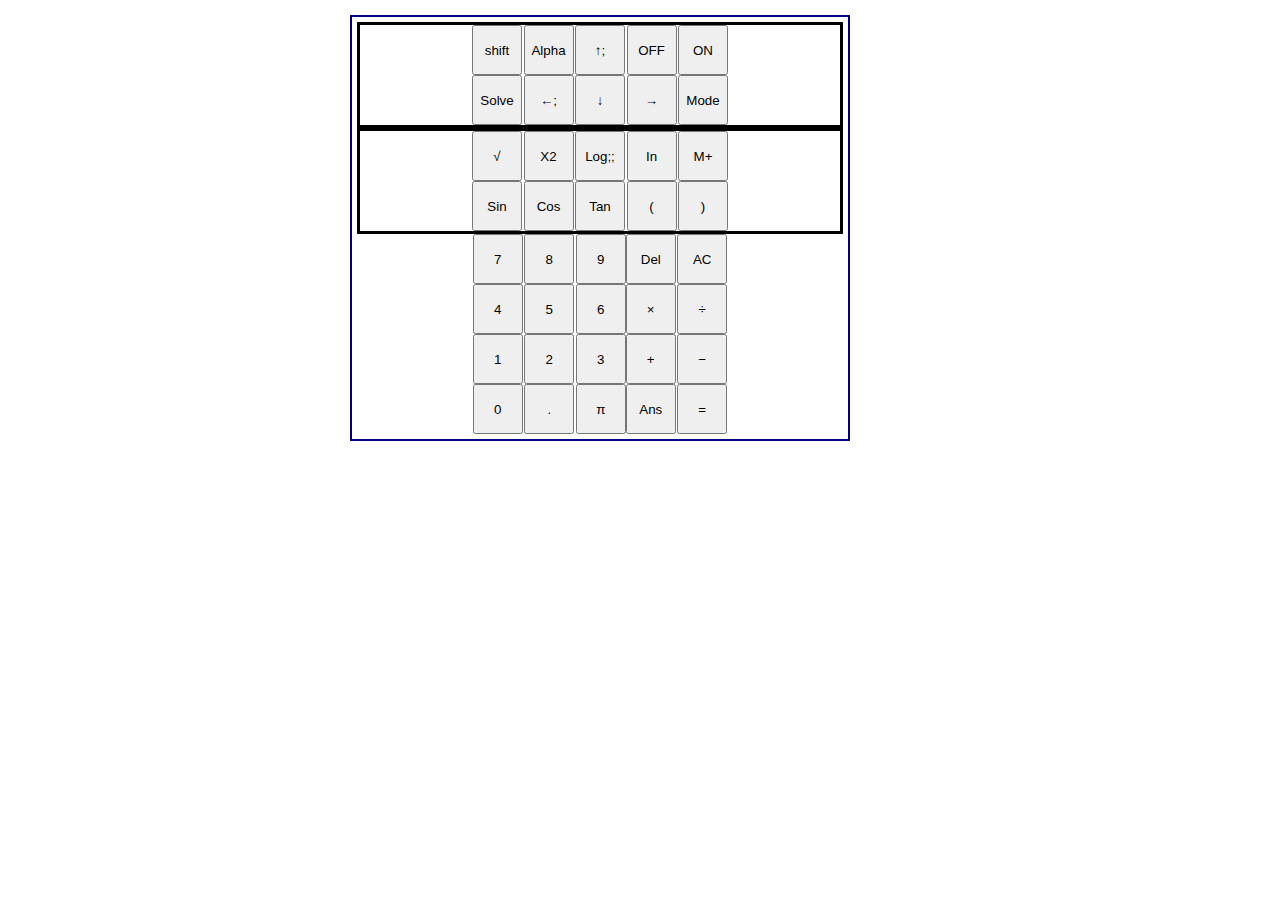
<file: calculator/index.html>
<!DOCTYPE html>
<html lang="en">
<head>
  <link rel="stylesheet" href="style.css">
  <meta charset="UTF-8">
  <meta name="viewport" content="width=device-width, initial-scale=1.0">
  <title>calculator</title>
</head>
<body>
  <main class="main">
    <section class="sections" id="section-1">
      
    </section>


    <section class="sections" id="section-2">

      <div class="btn-section">

        <div class="top-btns">
          <button class="btns shift-btn">shift</button>
          <button class="btns alpha-btn">Alpha</button>
          <button class="btns">&uparrow;;</button>
          <button class="btns">OFF</button>
          <button class="btns">ON</button>
        </div>


        <div class="bottom-btns">
          <button class="btns">Solve</button>
          <button class="btns">&leftarrow;;</button>
          <button class="btns">&downarrow;</button>
          <button class="btns">&rightarrow;</button>
          <button class="btns">Mode</button>
        </div>


      </div>
    </section>
    
    
    <section class="sections" id="section-3">

      <div class="btn-section">
        <div class="top-btns">
          <button class="btns">&radic;</button>
          <button class="btns">X2</button>
          <button class="btns">Log;;</button>
          <button class="btns">In</button>
          <button class="btns">M+</button>
        </div>
  
  
        <div class="bottom-btns">
          <button class="btns">Sin</button>
          <button class="btns">Cos</button>
          <button class="btns">Tan</button>
          <button class="btns">(</button>
          <button class="btns">)</button>
        </div>
      </div>

    </section>
    <section class="sections" id="section-4">
      
      <div class="btn--section">

        <div class="left-sect">
          <div class="btn--div">
            <button class="btn">7</button>
            <button class="btn">8</button>
            <button class="btn">9</button>
          </div>

          <div class="btn--div">
            <button class="btn">4</button>
            <button class="btn">5</button>
            <button class="btn">6</button>
          </div>

          <div class="btn--div">
            <button class="btn">1</button>
            <button class="btn">2</button>
            <button class="btn">3</button>
          </div>

          <div class="btn--div">
            <button class="btn">0</button>
            <button class="btn">.</button>
            <button class="btn">&pi;</button>
          </div>
          
          
          
        </div>
  
        <div class="right-sect">
          <div class="btn-div">
            <button class="btn del-ac">Del</button>
            <button class="btn del-ac">AC</button>
          </div>

          <div class="btn-div">
            <button class="btn">&times;</button>
            <button class="btn">&divide;</button>
          </div>


          <div class="btn-div">
            <button class="btn">&plus;</button>
           <button class="btn">&minus;</button>
          </div>

          <div class="btn-div">
            <button class="btn">Ans</button>
            <button class="btn">&equals;</button>
          </div>
          
          
          
          
        </div>
      </div>
    </section>
  </main>
</body>
</html>
</file>
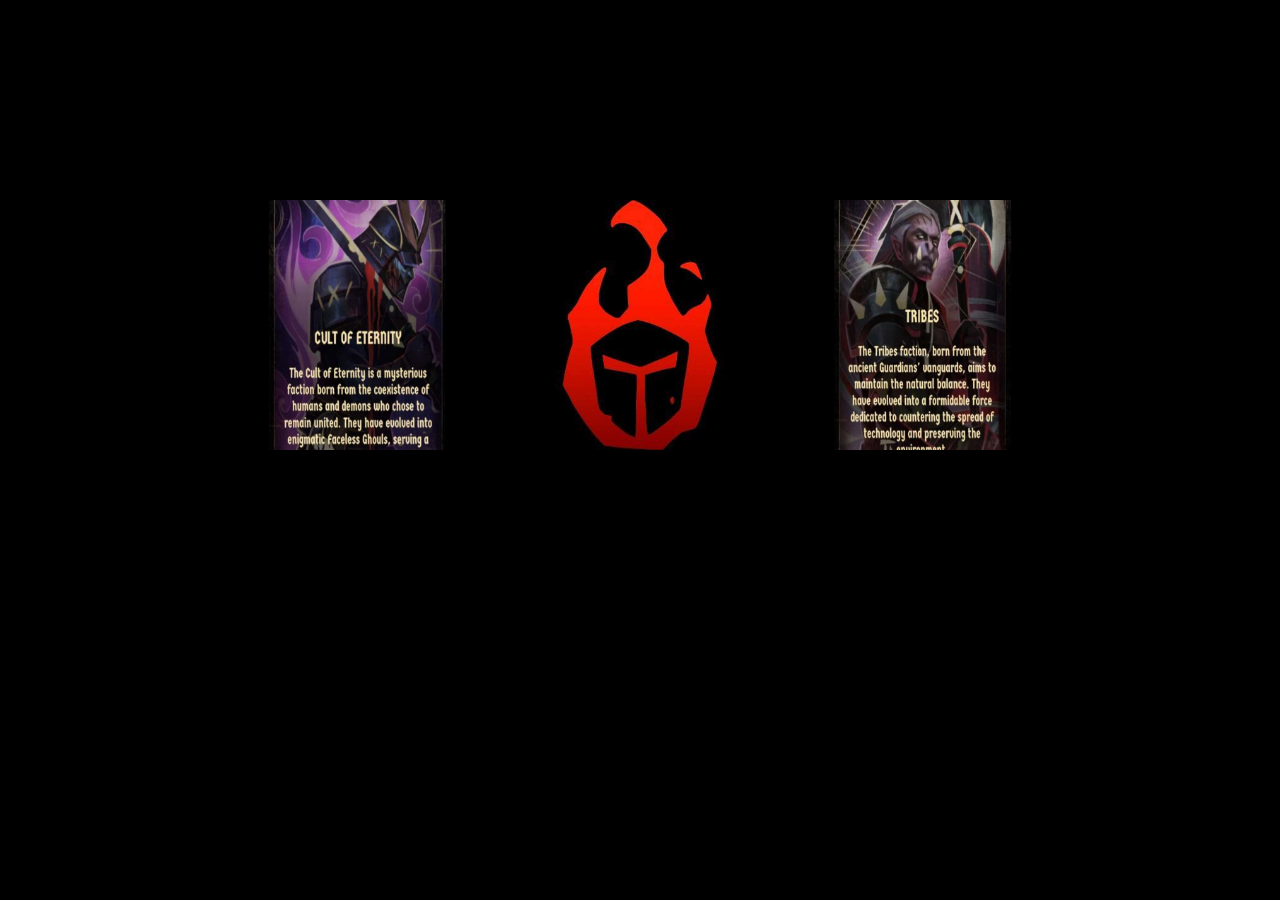
<file: FGJ/championstactics.html>
<!DOCTYPE html>
<html>
  <head>
    <title>Image Rotate</title>
    <meta name="viewport" content="width=device-width, initial-scale=1.0" />
    <link rel="stylesheet" type="text/css" href="championstactics.css" />
  </head>
  <body>
    <div class="box">
      <span style="--i: 1"><img src="champions images/afalkay.jpg" alt="" /></span>
      <span style="--i: 2"><img src="champions images/ctoimont.jpg" alt="" /></span>
      <span style="--i: 3"><img src="champions images/ezrin.jpg" alt="" /></span>
      <span style="--i: 4"><img src="champions images/mirabel.jpg" alt="" /></span>
      <span style="--i: 5"><img src="champions images/safiyya.jpg" alt="" /></span>
      <span style="--i: 6"><img src="champions images/theodore.jpg" alt="" /></span>

      <span style="--i: 7"><img src="champions images/urezo.jpg" alt="" /></span>

      <span style="--i: 8"><img src="champions images/flag.jpg" alt="" /></span>
    </div>
  </body>
</html>
</file>
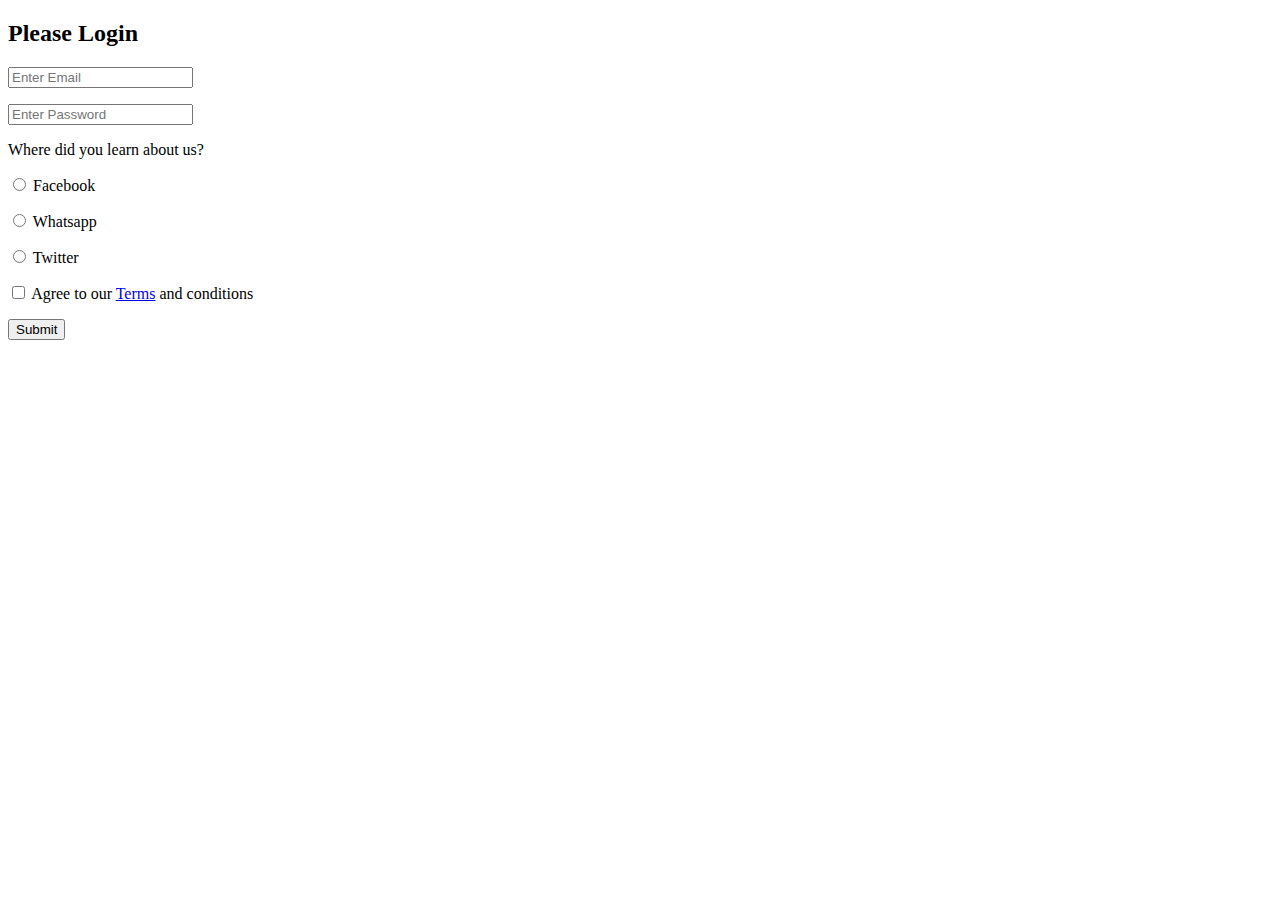
<file: FGJ/mysite.html>
<!DOCTYPE html>
<html lang="en">
<head>
  <meta charset="UTF-8">
  <meta name="viewport" content="width=device-width, initial-scale=1.0">
  <title>Document</title>
</head>
<body>
  <div><h2>Please Login</h2></div>
  <div>
    <p><input type="email" name="email" placeholder="Enter Email"></p>
    <input type="password" name="password" placeholder="Enter Password">
  </div>
  <div>
     <p>Where did you learn about us?</p>
     <p><input type="radio" name="radio"> <span>Facebook</span></p>
     <p><input type="radio" name="radio"> <span>Whatsapp</span></p>
     <p><input type="radio" name="radio"> <span>Twitter</span></p>
  </div>
  <div>
      <p><input type="checkbox"> <span>Agree to our <a href="http://google.com">Terms</a> and conditions</span></p>
      <button>Submit</button>
  </div>
</body>
</html>
</file>
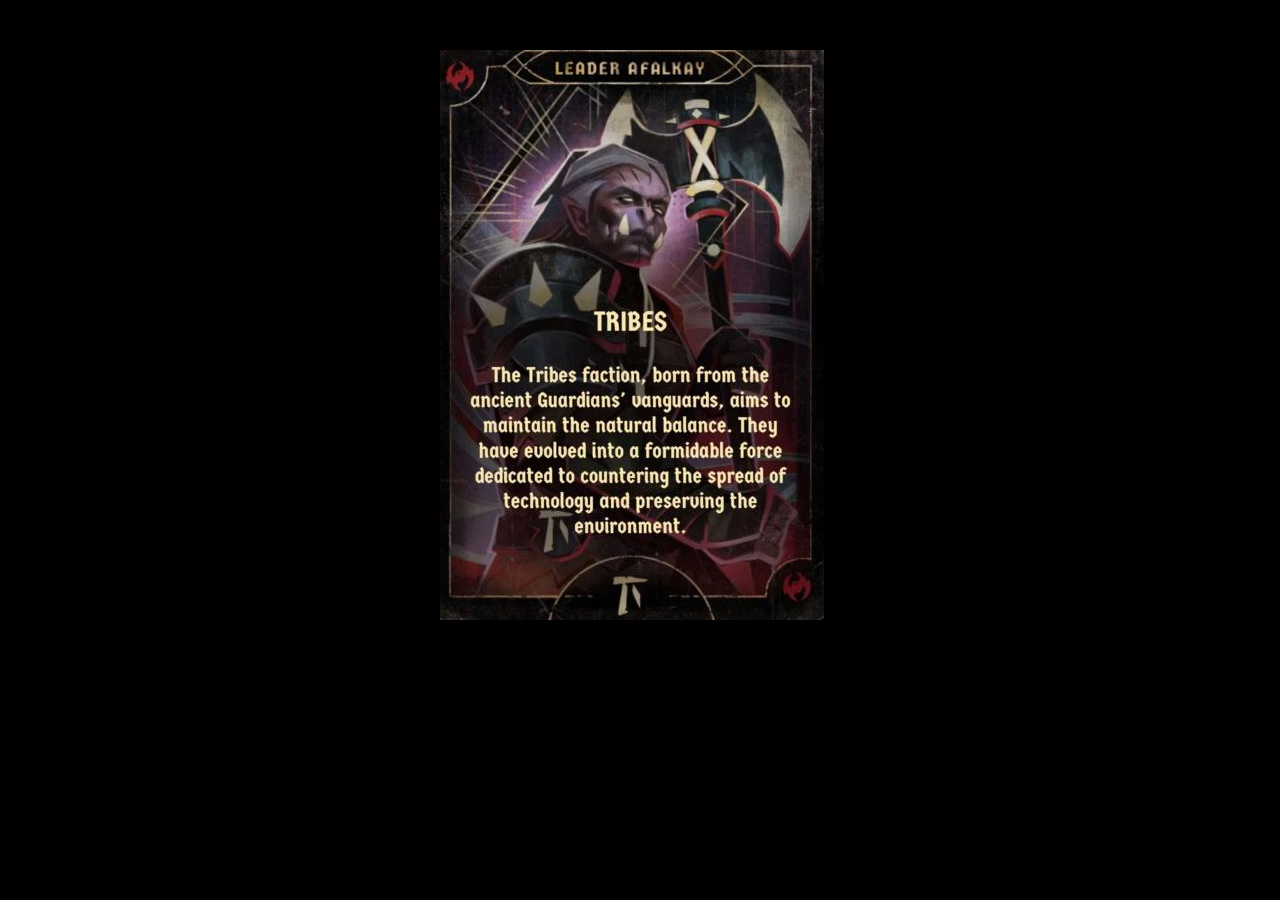
<file: HAILMARY/animation.html>
<!DOCTYPE html>
<html lang="en">

<head>
    <meta charset="UTF-8">
    <meta name="viewport" content="width=device-width, initial-scale=1.0">
    <title>Image Slideshow Animation</title>
    <link rel="stylesheet" href="animation.css">
</head>

<body>
    <div class="slideshow-container">
        <div class="mySlides fade">
            <img src="/FGJ/champions images/afalkay.jpg" alt="Image 1">
        </div>
        <div class="mySlides fade">
            <img src="/FGJ/champions images/ctoimont.jpg" alt="Image 2">
        </div>
        <div class="mySlides fade">
            <img src="/FGJ/champions images/ezrin.jpg" alt="Image 3">
        </div>
        <div class="mySlides fade">
            <img src="/FGJ/champions images/mirabel.jpg" alt="Image 4">
        </div>
        <div class="mySlides fade">
            <img src="/FGJ/champions images/safiyya.jpg" alt="Image 5">
        </div>
        <div class="mySlides fade">
            <img src="/FGJ/champions images/theodore.jpg" alt="Image 6">
        </div>
        <div class="mySlides fade">
            <img src="/FGJ/champions images/urezo.jpg" alt="Image 7">
        </div>
    </div>

    <script src="animation.js"></script>
</body>

</html>
</file>
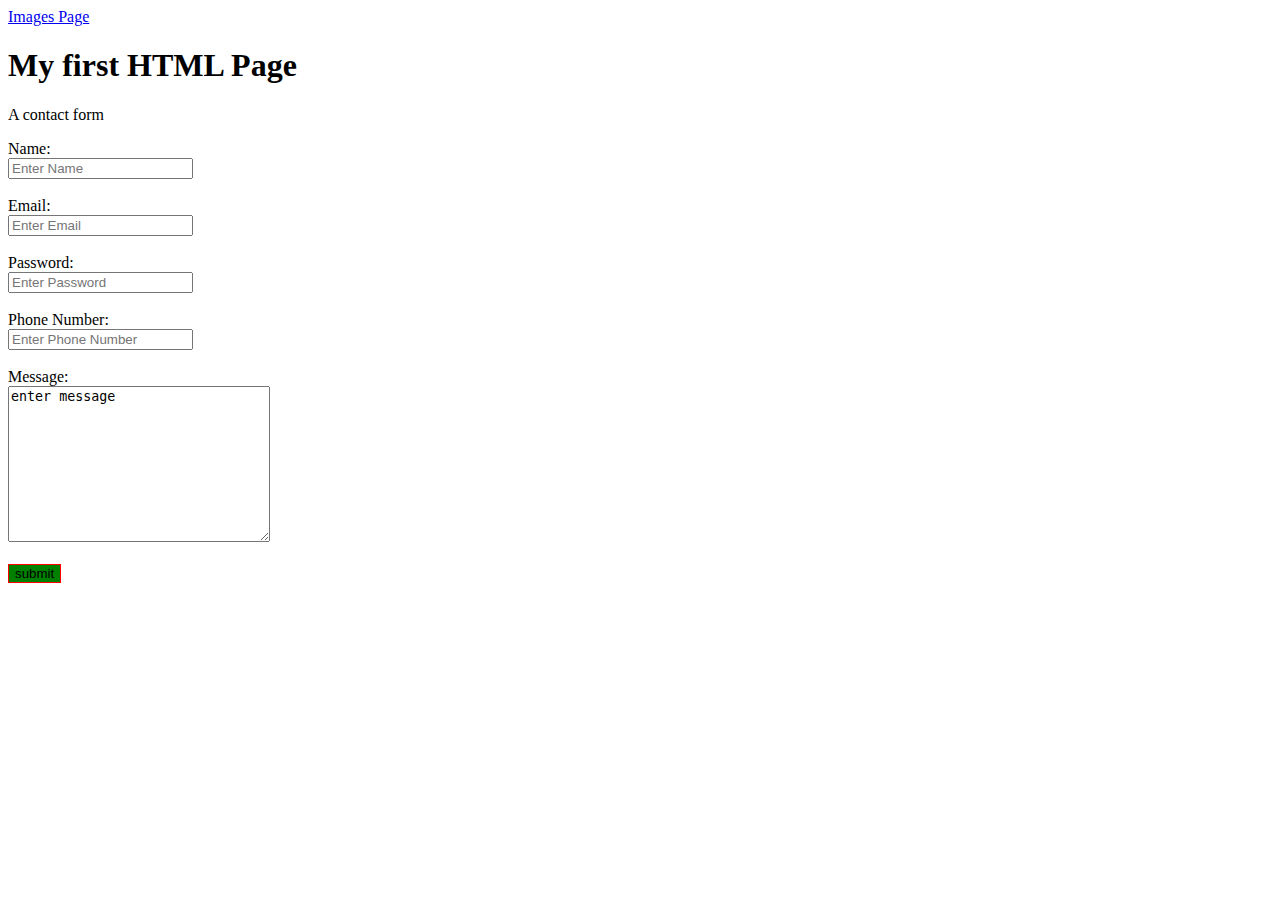
<file: FGJ/HAILMARY/foam.html>
<!DOCTYPE html>
<html lang="en">
<head>
  <meta charset="UTF-8">
  <meta name="viewport" content="width=device-width, initial-scale=1.0">
  <title>Document</title>
</head>
<body>
  <div>
      <a href="./images.html">Images Page</a>
  </div>

<div>
  <h1>My first HTML Page</h1>
  <p>A contact form</p>
</div>
<div>
    <label for="name">Name:</label> <br>
    <input type="name" id="name" placeholder="Enter Name">
</div><br>
<div>
    <label for="email">Email:</label> <br>
    <input type="email" id="email" placeholder="Enter Email">
</div><br>
<div>
    <label for="password">Password:</label><br>
    <input type="password" id="password" placeholder="Enter Password">
</div><br>
<div>
     <label for="phone number">Phone Number:</label><br>
     <input type="phone number" id="phone number" placeholder="Enter Phone Number">
</div><br>
<div>
     <label for="message">Message:</label><br>
     <textarea name="message" id="message" cols="30" rows="10">enter message</textarea>
</div><br>
   <button style=" border: 1px solid red; background-color:green;">submit</button>
</body>
</html>
</file>
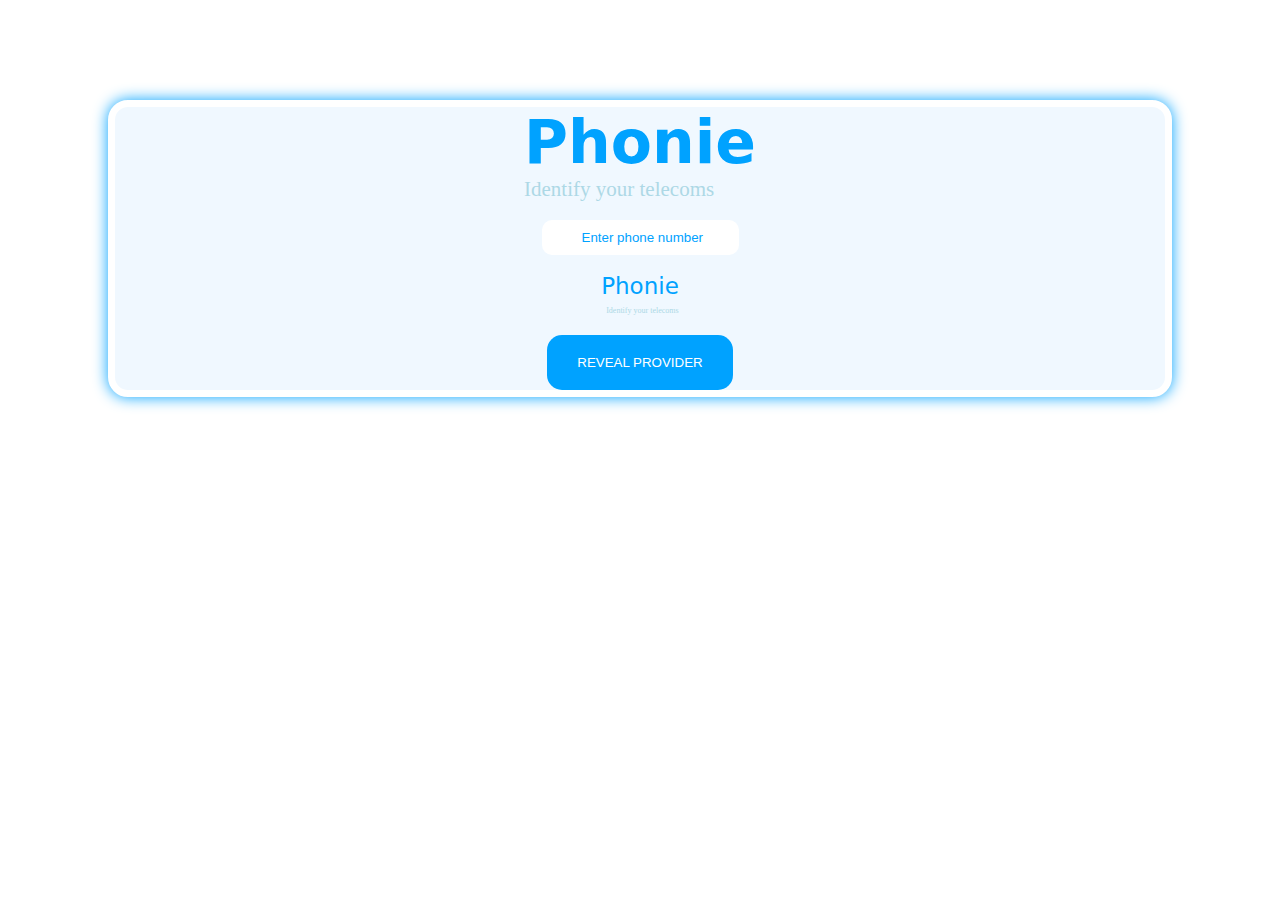
<file: FGJ/HAILMARY/mysecondtask.html>
<!DOCTYPE html>
<html>

<head>
  <meta charset="utf-8">
  <meta name="viewport" content="width=device-width">
  <title>replit</title>
  <link rel="stylesheet" type="text/css" href="mysecond.css">
</head>

<body>
    
<div class="top">

     <div class="inline-one">
         <span style="color: rgb(0, 162, 255);font-size: 60px; font-family:system-ui, -apple-system, BlinkMacSystemFont, 'Segoe UI', Roboto, Oxygen, Ubuntu, Cantarell, 'Open Sans', 'Helvetica Neue', sans-serif"><b>Phonie</b></span><br>
         <span style="color: lightblue;font-size: 21px;">Identify your telecoms</span>
     </div>
          
     <br>
     <div class="inline-two">
         <input type="text" id="Phone number" placeholder="Enter phone number" style="border: none;border-radius: 10px; padding: 10px; border-color: white;">
     </div>
     <br>
     <div class="inline-three">
        <span style="color: rgb(0, 162, 255);font-size:23px ; font-family: system-ui, -apple-system, BlinkMacSystemFont, 'Segoe UI', Roboto, Oxygen, Ubuntu, Cantarell, 'Open Sans', 'Helvetica Neue', sans-serif;">Phonie</span><br>
        <span style="color: lightblue; font-size: 8px;padding-left: 5px;">Identify your telecoms</span>
     </div>
        <br> 
     <div class="inline-four">
         <button>REVEAL PROVIDER</button>
     </div>
    
    </div>
</body>

</html>
</file>
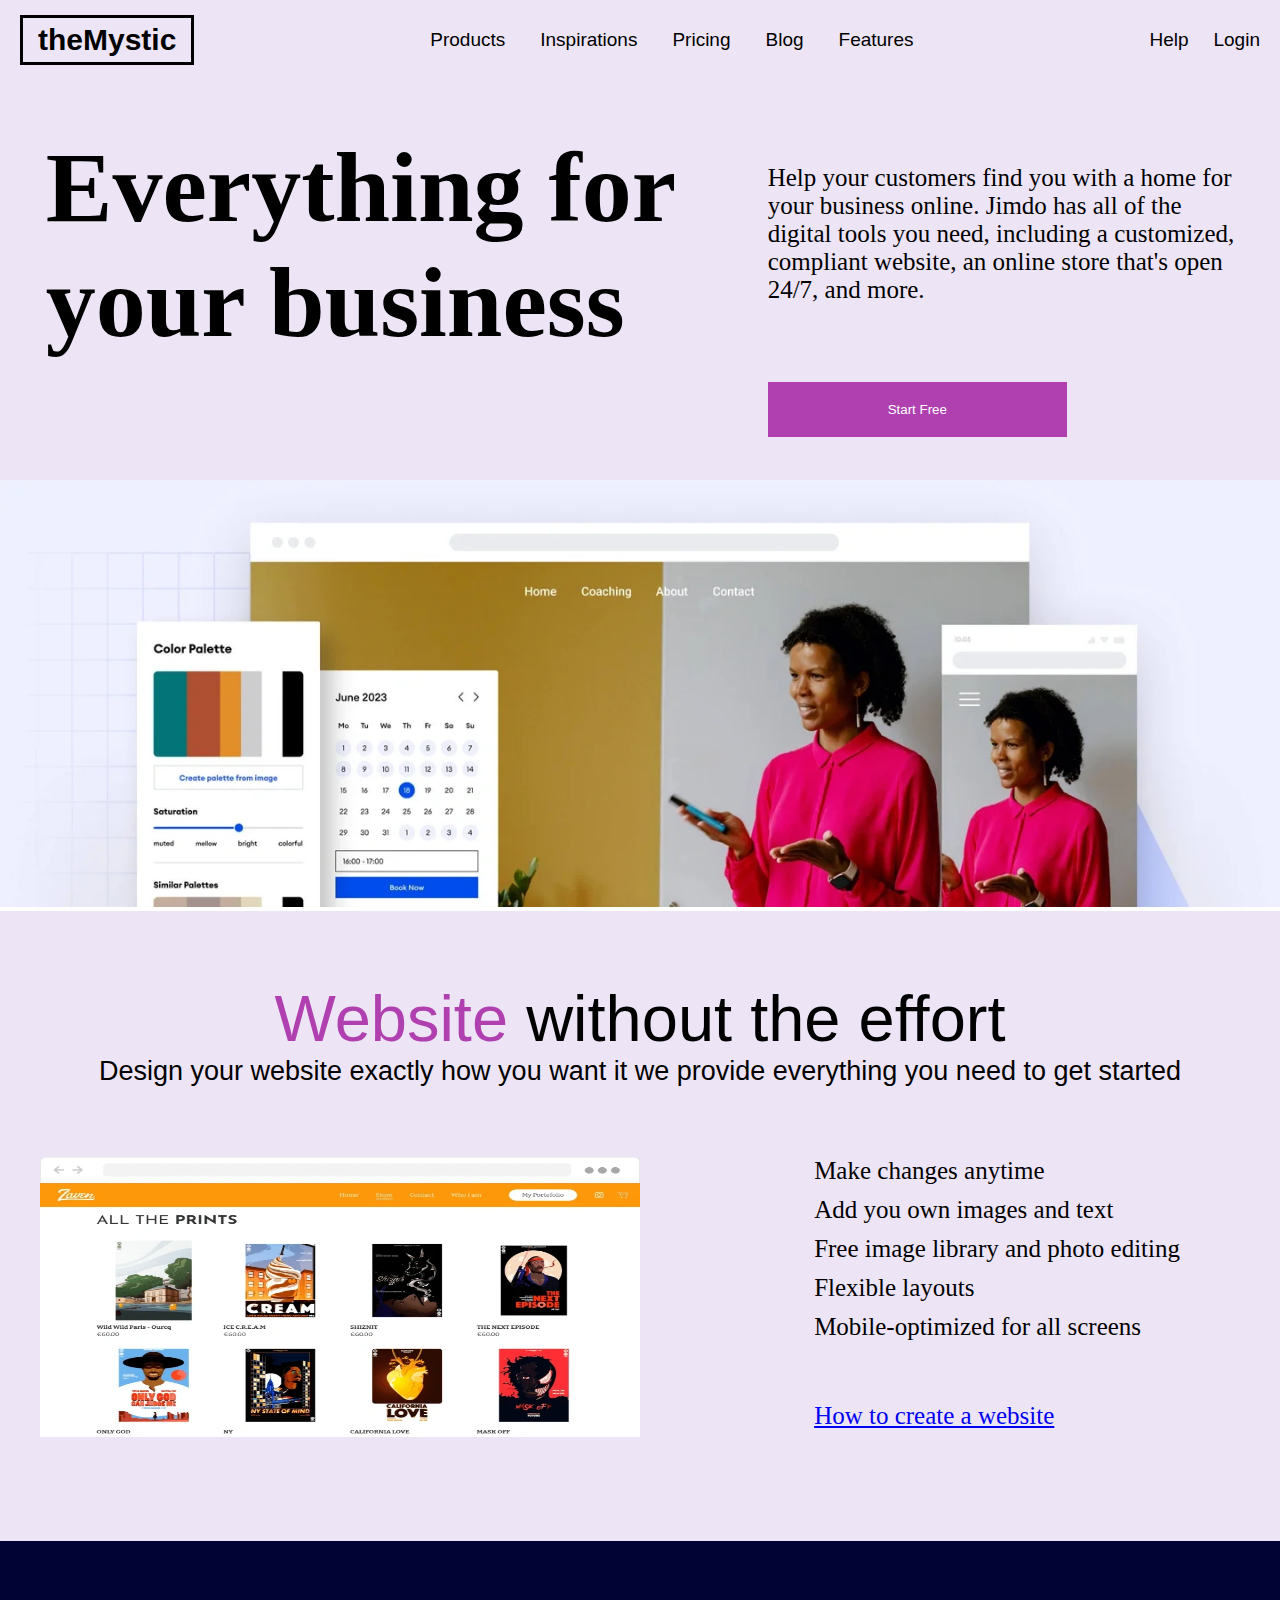
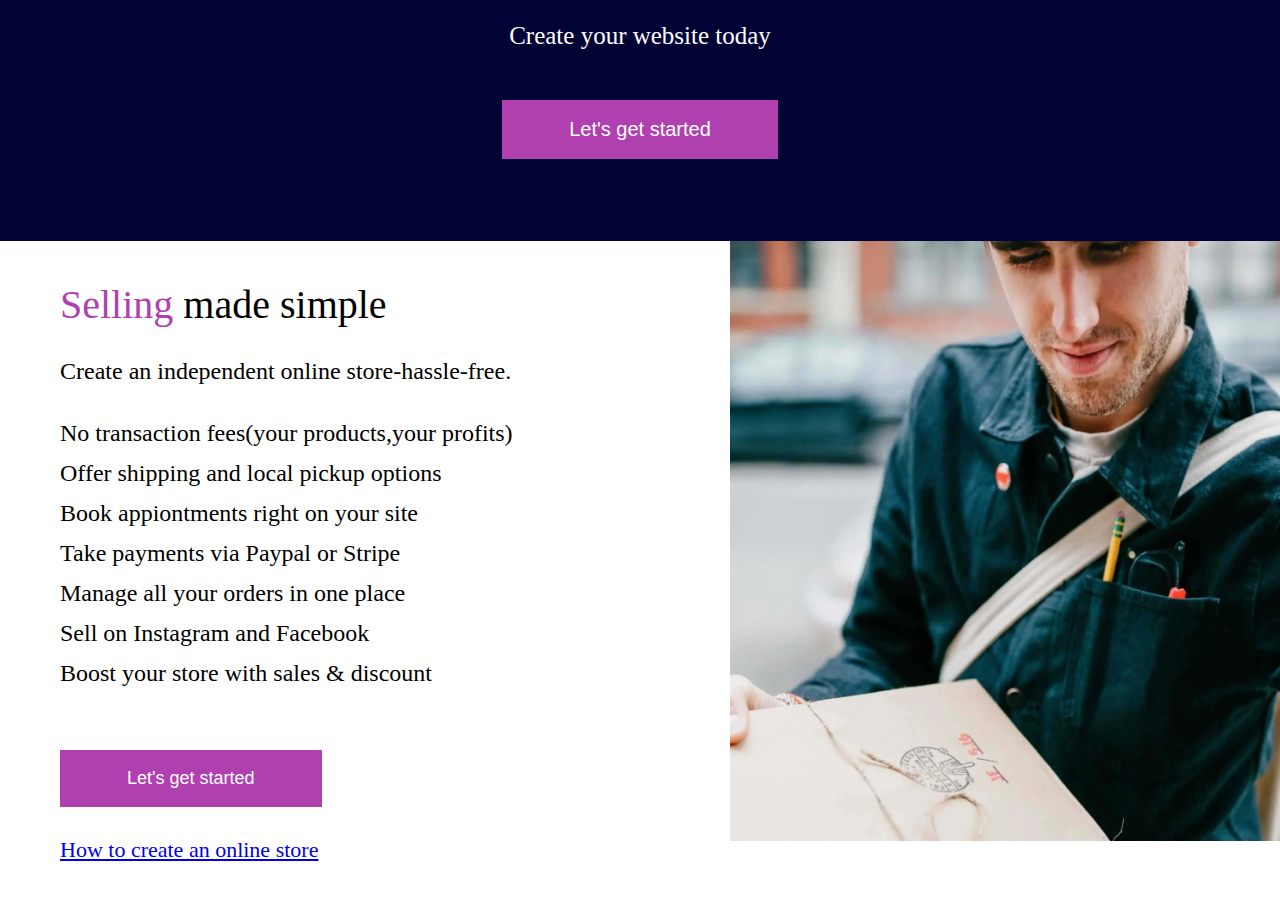
<file: FGJ/HAILMARY/mystic/mystic.html>
<!DOCTYPE html>
<html lang="en">
<head>
  <meta charset="UTF-8">
  <meta name="viewport" content="width=device-width, initial-scale=1.0">
  <link rel="stylesheet"  type="text/css" href="mystic.css">
  <title>Document</title>
</head>
<body>
  <main class="main">
    <section class="section1">
      <nav class="nav1">
        <nav class="toplogo">
             <span>theMystic</span></nav>
        <nav class="nav2">
             <span><a href="#">Products</a></span>
             <span><a href="#">Inspirations</a></span>
             <span><a href="#">Pricing</a></span>
             <span><a href="#">Blog</a></span>
             <span><a href="#">Features</a></span></nav>
       <nav class="nav3">
            <span><a href="#">Help</a></span>
            <span><a href="#">Login</a></span></nav>

      </nav>

    </section>
    <section class="section2" id="section2">
      <div class="secondsec">
        <h1>Everything for<br> your business</h1>
      </div>
      <div class="secondsec-2">
        <p>Help your customers find you with a home for <br> your business online. Jimdo has all of the <br>digital tools you need, including a customized,<br> compliant website, an online store that's open<br> 24/7, and more.</p>
       <br><button>Start Free</button>
      </div>
    </section>
     <section class="section3">
      <img src="images/programming image1.webp" alt="">
     </section>
     <section class="section4">
       <div class="maindiv">
         <div class="topdiv">
           <p class="webone"><span class="web">Website</span> without the effort</p>
           <p class="webtwo">Design your website exactly how you want it we provide everything you need to get started</p>
         </div>
         <div class="downdiv">
           <div class="leftdiv">
             <img src="images/image 2.webp" alt="">
           </div>
           <div class="rightdiv">
             <ul class="ul">
              <li>Make changes anytime</li>
              <li>Add you own images and text</li>
              <li>Free image library and photo editing</li>
              <li>Flexible layouts</li>
              <li>Mobile-optimized for all screens</li>
            </ul>
             <a href="#">How to create a website</a>
           </div>
         </div>
         <section class="section5">
         <div class="section-5">
          <div class="firstdiv">
            <p>Create your website today</p>
          </div>
          <div class="altdiv">
            <button>Let's get started</button>
          </div>
         </div>
         </section>
         <section class="section6">
          <div class="sectionsix">
           <div class="lefthand">
            <div class="pspan"><p><span class="selling">Selling</span> made simple</p></div>
            <div class="nospan"><p>Create an independent online store-hassle-free.</p></div>
            <ul class="ul2">
              <li>No transaction fees(your products,your profits)</li>
              <li>Offer shipping and local pickup options</li>
              <li>Book appiontments right on your site</li>
              <li>Take payments via Paypal or Stripe</li>
              <li>Manage all your orders in one place</li>
              <li>Sell on Instagram and Facebook</li>
              <li>Boost your store with sales & discount</li>
            </ul>
            <button>Let's get started</button><br>
            <a href="#">How to create an online store</a>
           </div>
           <div class="righthand">
             <img src="images/image 3.webp" alt="">
           </div>
          </div>
         </section>
       </div>
     </section>
  </main>
  
</body>
</html>
</file>
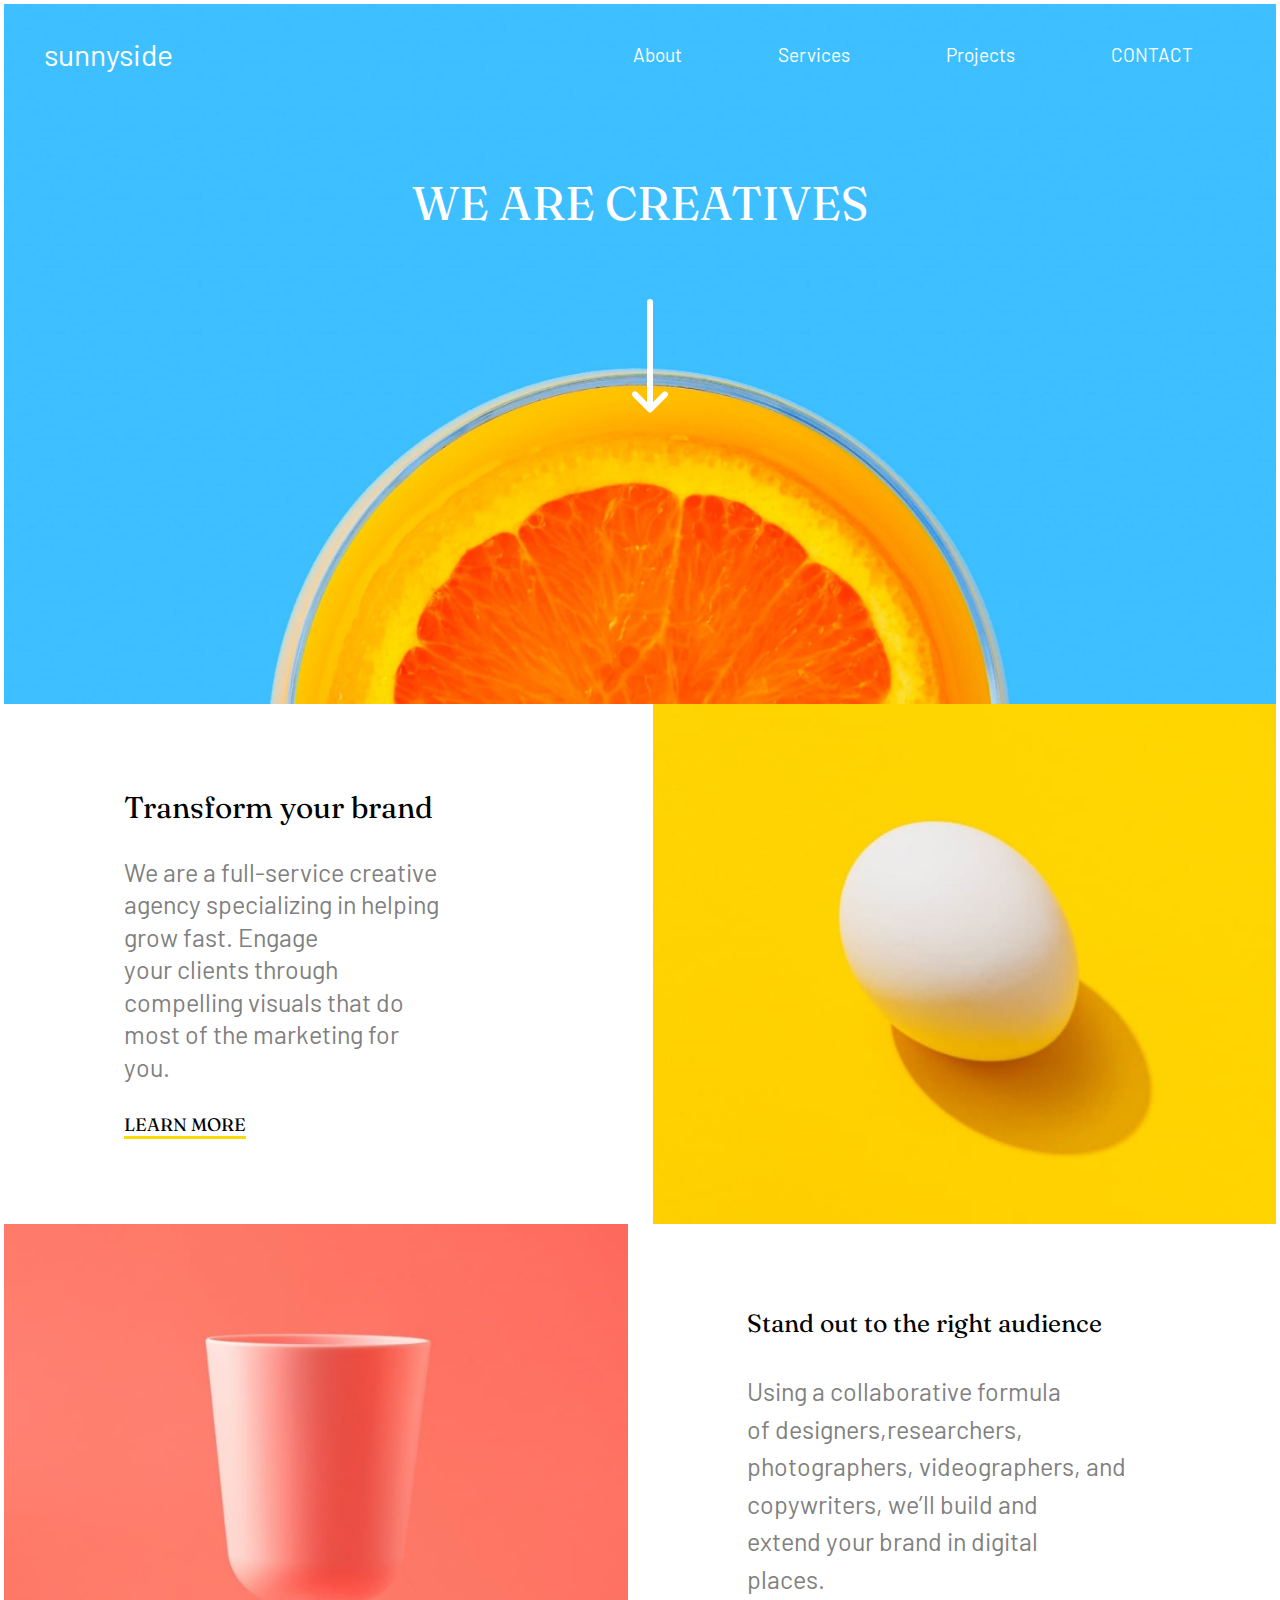
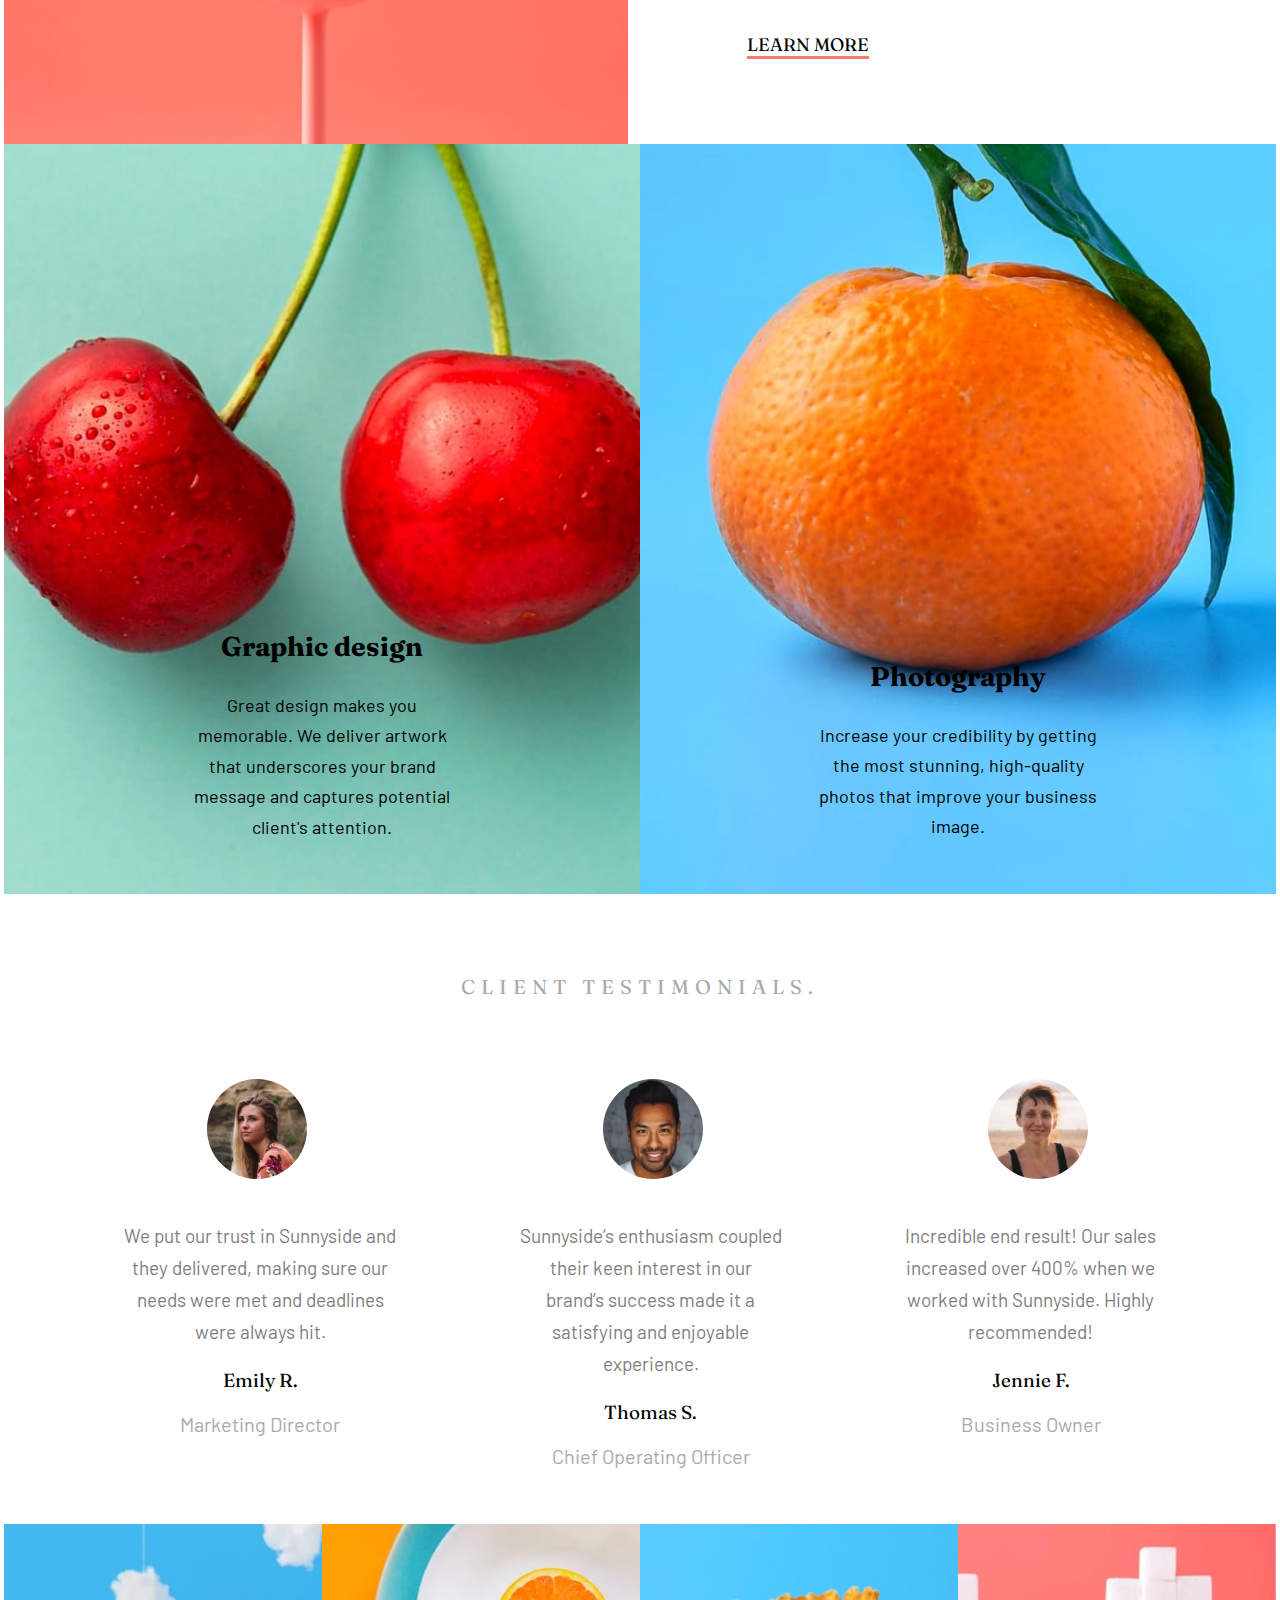
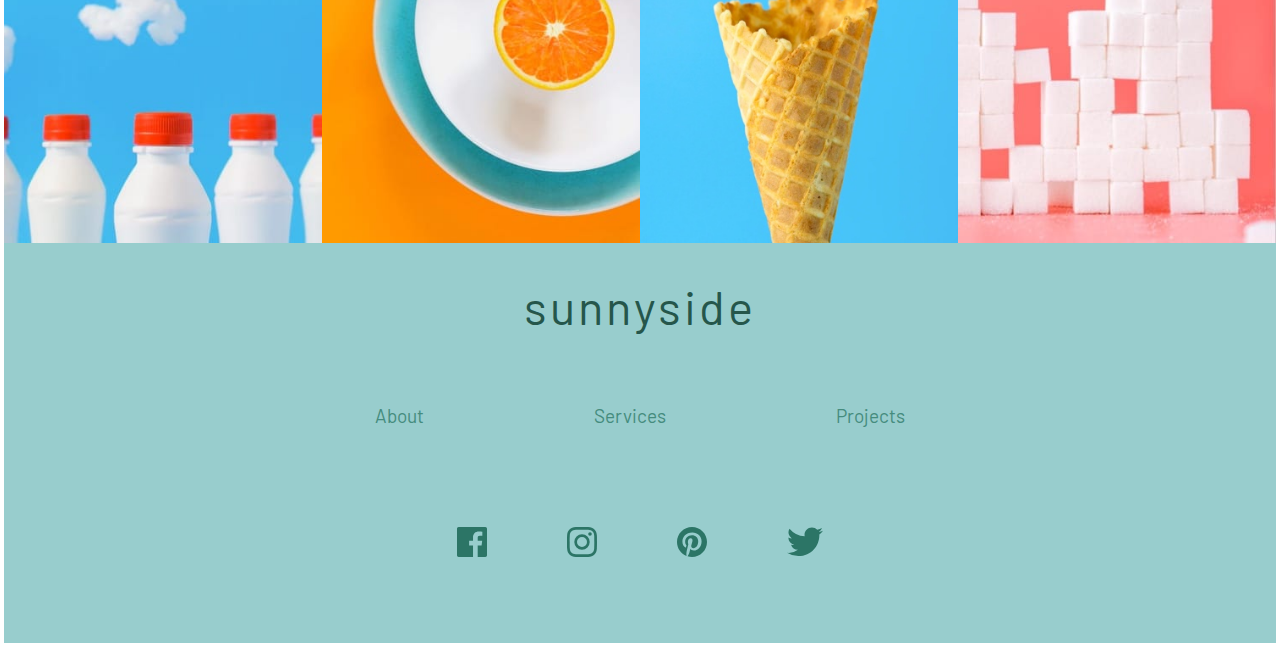
<file: FGJ/HAILMARY/timothy/tim.html>
<!DOCTYPE html>
<html lang="en">
<head>
  <meta charset="UTF-8">
  <meta name="viewport" content="width=device-width, initial-scale=1.0">
  <link rel="stylesheet" href="tim.css" type="text/css">
  <title>Timothy</title>
  <link rel="preconnect" href="https://fonts.googleapis.com">
<link rel="preconnect" href="https://fonts.gstatic.com" crossorigin>
<link href="https://fonts.googleapis.com/css2?family=Barlow:wght@700&family=Fraunces:opsz,wght@9..144,900&display=swap" rel="stylesheet">
</head>
<body>
  <section class="sectionone">
    <div class="updiv1">
     <div class="upleft">
      sunnyside
     </div>
     <nav class="upright">
      <div>About</div>
      <div>Services</div>
      <div>Projects</div>
      <div>CONTACT</div>
     </nav>
    </div>
    <div class="updiv2">
      <p>WE ARE CREATIVES</p>
      <div class="arrowimg">
        <img src="img/icon-arrow-down.svg" alt="">
      </div>
    </div>
  </section>
  <section class="sectiontwo">
   <div class="lefttwo">
      <div class="transformup">
         <p>Transform your brand</p>
      </div>
      <div class="middle">
       <p>
        We are a full-service creative<br>agency specializing in helping<br>grow fast. Engage<br>your clients through<br>
        compelling visuals that do<br>most of the marketing for<br>
        you.
       </p>
      </div>
      <div class="transformdown">
        <p>LEARN MORE</p>
      </div>
    </div>
    <div class="righttwo">
       <img src="img/image-transform.jpg" alt="">
    </div>
  </section>
  <section class="sectionthree">
    <div class="section-three">
      <div class="rightthree">
        <img src="img/image-stand-out.jpg" alt="">
      </div>
      <div class="leftthree">
        <div class="threeone">
         <p>Stand out to the right audience</p>
        </div>
        <div class="threetwo">
         <p>
          Using a collaborative formula<br>of designers,researchers,<br>photographers, videographers, and<br> 
          copywriters, we’ll build and<br>extend your brand in 
          digital<br>places. 
        </p>
        </div>
        <div class="threethree">
          <p>LEARN MORE</p>
        </div>
      </div>


    </div>
  </section>
  <section class="sectionfour">
    <div class="leftfour">
      <h2>Graphic design</h2>
      <p>
        Great design makes you<br>memorable. We deliver artwork<br> 
        that underscores your brand<br>message and captures 
        potential<br>client's attention.
       </p>
    </div>
    <div class="rightfour">
      <h2>Photography</h2>
      <p>
        Increase your credibility by getting<br>the most 
        stunning, high-quality<br>photos that improve your
        business<br>image.
      </p>
    </div>
  </section>
  <section class="sectionfive">
    <div class="topmain">
      CLIENT TESTIMONIALS.
    </div>
    <div class="bottommain">
      <div class="emily">
        <img src="img/image-emily.jpg" alt="">
          <div class="testimonial">
            We put our trust in Sunnyside and<br>they delivered, 
            making sure our<br>needs were met and deadlines<br>were 
            always hit.
          </div>
          <div class="name">
            Emily R.
          </div>
          <div class="role">
            Marketing Director
          </div>
      </div>
      <div class="thomas">
        <img src="img/image-thomas.jpg" alt="">
        <div class="testimonial">   
          Sunnyside’s enthusiasm coupled<br>their keen 
          interest in our<br>brand’s success made it a<br>
          satisfying and enjoyable<br>experience.
        </div>
        <div class="name">
          Thomas S.
        </div>
        <div class="role">
          Chief Operating Officer
        </div>
      </div>
      <div class="jennie">
        <img src="img/image-jennie.jpg" alt="">
        <div class="testimonial">
          Incredible end result! Our sales<br>increased over 
          400% when we<br>worked with Sunnyside. Highly<br>
          recommended!
        </div>
        <div class="name">
          Jennie F.
        </div>
        <div class="role">
          Business Owner
        </div>
      </div>
    </div>
  </section>
  <section class="sectionsix">
    <div class="imgsix">
      <img src="img/image-gallery-milkbottles.jpg" alt="">
    </div>
    <div class="imgsix">
      <img src="img/image-gallery-orange.jpg" alt="">
    </div>
    <div class="imgsix">
      <img src="img/image-gallery-cone.jpg" alt="">
    </div>
    <div class="imgsix">
      <img src="img/image-gallery-sugar-cubes.jpg" alt="">
    </div>
  </section>
  <section class="sectionseven">
    <div class="topseven">
      <p>sunnyside</p>
    </div>
    <div class="middleseven">
      <div>About</div>
      <div>Services</div>
      <div>Projects</div>
    </div>
    <div class="bottomseven">
      <img src="img/icon-facebook.svg" alt="">
      <img src="img/icon-instagram.svg" alt="">
      <img src="img/icon-pinterest.svg" alt="">
      <img src="img/icon-twitter.svg" alt="">
    </div>
  </section>
</body>
</html>
</file>
<file: calculator/style.css>
*{
margin: 0%;
padding: 0%;
box-sizing: border-box;
}
html{
  font-size: 6.25%;
}
button{
  width: 50rem;
  height: 50rem;
}

.main{
  width: 500rem;
  display: block;
  text-align: center;
  border: 2rem solid navy;
  padding: 5rem;
  margin: 15rem;
  margin-left: 350rem;

  
  
}
 .btn--section{
  display: flex;
  justify-content: center;
  align-items: center;
}
.btn-section{
  border: 3rem solid black;
}
</file>
<file: FGJ/championstactics.css>
* {
  margin: 0;
  padding: 0;
  box-sizing: border-box;
}

body {
  display: flex;
  justify-content: center;
  min-height: 100vh;
  background: #000;
}

.box {
  margin-top: 200px;
  position: relative;
  width: 250px;
  height: 250px;
  transform-style: preserve-3d;
  animation: animate 20s linear infinite;
}

@keyframes animate {
  0% {
    transform: perspective(1000px) rotate(0deg);
  }

  100% {
    transform: perspective(1000px) rotateY(360deg);
  }
}

.box span {
  position: absolute;
  top: 0;
  left: 0;
  width: 100%;
  height: 100%;
  transform-origin: center;
  transform-style: preserve-3d;
  transform: rotateY(calc(var(--i) * 45deg)) translateZ(400px);
  -webkit-box-reflect: below 0px
    linear-gradient(transparent, transparent #00004);
}

.box span img {
  position: absolute;
  top: 0;
  left: 0;
  width: 100%;
  height: 100%;
  object-fit: cover;
}
</file>
<file: HAILMARY/animation.css>
*{
  margin: 0;
  padding: 0;
  box-sizing: border-box;
}

body {
  font-family: Arial, sans-serif;
  background-color: black
}

.slideshow-container {
  max-width: 800px;
  position: relative;
  margin: auto;
}

.mySlides {
  display: none;
  animation: fade 1.5s ease-in-out infinite;
}

img {
  width: fit-content;
  margin-left: 200px;
  margin-top: 50px;
 
}

@keyframes fade {
  0%, 100% {
      opacity: 0.4;
  }
  50% {
      opacity: 1;
  }
}
</file>
<file: FGJ/HAILMARY/mysecond.css>
.top{
  display: flex;
  justify-content: center;
  align-items: center;
  flex-direction: column;
  border: 7px solid white;
  margin: 100px 100px;
  border-radius: 20px;
  background-color: aliceblue;
  box-shadow:  0px 0px 15px  rgb(0, 162, 255);
}
.inline-four button{
       color:white;
       background-color: rgb(0, 162, 255);
       border: none;
       padding: 20px 30px;
       border-radius: 15px
}
::placeholder{
  color: rgb(0, 162, 255);
  padding-left: 30px;
}
input:focus{
  outline: none;
}
</file>
<file: FGJ/HAILMARY/mystic/mystic.css>
*{
  margin: 0;
  padding: 0;
  box-sizing: border-box;

}
.main{
  /* padding: 0px 20px 0px 20px; */
}
.toplogo{
  border: 3px solid black;
  margin-left: 20px;
  padding: 5px 15px 5px 15px;
  font-size: 30px;
  font-weight: 800;
  /* font-size: 10px; */
}
.nav1{
  display: flex;
  justify-content: space-between;
  align-items: center;
  background-color: rgb(237, 229, 246);
  height: 80px;
  font-size: 19px;
  font-family: 'Franklin Gothic Medium', 'Arial Narrow', Arial, sans-serif;
}
.nav2{
  display: flex;
  justify-content: space-between;
  gap: 35px;
}
.nav3{
  display: flex;
  justify-content: space-between ;
  gap: 25px;
  margin-right: 20px;
}
.nav1 a{
  text-decoration: none;
  color: black;
}
a:hover{
  color: rgb(176, 64, 176);
}
#section2{
  display: flex;
  justify-content: space-around;
  align-items: center;
  height: 400px;
  background-color: rgb(237, 229, 246);
}
.secondsec{
  font-size: 50px;
  padding-bottom: 70px;
}
.secondsec-2{
  font-size: 25px;
  padding-top: 40px;
}
button{
  padding: 20px 120px;
  background-color: rgb(176, 64, 176);
  color: white;
  margin-top: 50px;
  border-style: none;
}
img{
  width: 100%;
}
.web{
  color: rgb(176, 64, 176);
}
.topdiv{
  text-align: center;
  font-family: 'Franklin Gothic Medium', 'Arial Narrow', Arial, sans-serif;
  padding: 70px;
}
.webone{
  font-size: 65px;
}
.webtwo{
  font-size:27px;
}
.downdiv{
  display: flex;
  justify-content: space-between;
  margin-bottom: 100px;
}
.leftdiv img{
  width: 600px;
  height: 280px;
  margin-left: 40px;
}
.rightdiv{
  margin-right: 100px;
  font-size: 25px;
}
.ul li{
  padding-bottom: 11px;
  list-style: none;
}
.maindiv{
  background-color: rgb(237, 229, 246);
  height: 650px;
}
.ul{
  margin-bottom: 50px;
}
.section4{
  /* margin-bottom: 100px; */
}
.section-5{
  height: 300px;
  background-color: #010334;
  display: flex;
  flex-direction: column;
  justify-content: center;
  align-items: center;
}
.firstdiv p{
color: white;
font-size: 25px;
}
.altdiv button{
  font-size: 20px;
  padding: 18px 67px;
}
.selling{
  color: #B040B0;
}
.pspan{
  font-size: 40px;
  padding-bottom: 30px;
}
.nospan{
  padding-bottom: 35px;
  font-size: 24px;
}
.sectionsix{
  display: flex;
  justify-content: space-between;
  background-color: white;
}
.righthand img{
  width: 550px;
  height: 600px;
}
.lefthand{
  margin: 40px 0px 50px 60px;
}
.ul2 li{
  list-style: none;
  padding-bottom: 13px;
  font-size: 24px;
}
.lefthand button{
  font-size: 18px;
  padding: 18px 67px;
  margin-bottom: 30px;
  /* margin-top: -100px; */
}
.lefthand a{
  font-size: 22px;
}
</file>
<file: FGJ/HAILMARY/timothy/tim.css>
*{
  margin: 0;
  padding: 0;
  box-sizing: border-box;
}
html{
  font-size: 6.25%;
}
:root {
  --soft-red: hsl(7, 90%, 70%);
  --yellow: hsl(53, 100%, 49%);
  --dark-sat-cyan: hsl(167, 40%, 24%);
  --dark-blue-photo-text: hsl(198, 62%, 26%);
  --light-moderate-cyan: hsl(180, 34%, 70%);
  --drk-moderate-cyan: hsl(168, 34%, 41%);
  --dark-sat-blue: hsl(212, 27%, 19%);
  --very-drk-grayish-blue: hsl(213, 9%, 39%);
  --drk-grayish-blue: hsl(232, 9%, 55%;);
  --grayish-blue: hsl(210, 4%, 67%);
  --white: hsl(0, 0%, 100%);
  --upper-blue: rgba(61,190,255,255);
}
body{
  padding: 4rem;
  font-family: 'barlow';
}
.updiv1{
  display: flex;
  justify-content: space-between;
  align-items: center;
  height: 100rem;
  font-family: 'Barlow', sans-serif;
}
.sectionone{
  background-image: url(img/image-header.jpg);
  background-size: cover;
  height: 700rem;
  width: 100%;
}
.upleft{
  font-size: 30rem;
  color: white;
  margin-left: 40rem;
}
.upright{
  display: flex;
  justify-content: center;
  align-items: center;
  gap: 70rem;
  font-size: 19rem;
  color: white;
  margin-right: 70rem;
  cursor: pointer;
}
.upright div{
  padding: 11rem 13rem;
}
.upright div:hover{
  background-color: var(--light-moderate-cyan);
  
  border-radius: 30rem;
}
.updiv2{
  display: flex;
  flex-direction: column;
  justify-content: center;
  align-items: center;
  font-size: 47rem;
  font-family: 'Fraunces', serif;
  margin-top: 70rem;
  color: white;
}
.arrowimg{
  margin: 67rem 0rem 0rem 20rem;
}
.sectiontwo{
  display: flex;
  justify-content: space-between;
  margin-bottom: 0rem;
}
.lefttwo{
  width: 50%;
  font-size: 30rem;
  display: flex;
  flex-direction: column;
  justify-content: center;
  margin-left: 120rem;
  
}
.righttwo img{
 width: 100%;
 height: 100%;
 object-fit: cover;
}
.middle{
  padding: 30rem 0rem;
  color: gray;
  font-size: 25rem;
  line-height: 1.3;
}
.transformup{
  font-family: 'fraunces';
  color: black;
}
.transformdown{
  font-family: 'fraunces';
  font-size: 18rem;
  border-bottom: 3rem solid var(--yellow);
  width: fit-content;
  cursor: pointer;
}
.section-three{
  display: flex;
  justify-content: space-between;
}
.rightthree img{
  width: 100%;
 height: 100%;
 object-fit: cover;
}
.threetwo{
  padding: 35rem 0rem;
  color: gray;
  font-size: 25rem;
  line-height: 1.5;
}
.threeone{
  font-family: 'fraunces';
  color: black;
}
.leftthree{
  width: 50%;
  font-size: 25rem;
  display: flex;
  flex-direction: column;
  justify-content: center;
  margin-left: 119rem;
  
}
.threethree{
  font-family: 'fraunces';
  font-size: 18rem;
  border-bottom: 3rem solid var(--soft-red);
  width: fit-content;
  cursor: pointer;
}
.sectionfour{
  display: flex;
  justify-content: space-between;
  height: 750rem;

}
.leftfour{
  background-image: url(img/image-graphic-design.jpg);
  background-size: cover;
  height: 100%;
  width: 100%;
  display: block;
  text-align: center;
  font-size: 18rem;
  padding-top: 480rem;
  line-height: 1.7;
}
.rightfour{
  background-image: url(img/image-photography.jpg);
  background-size: cover;
  height: 100%;
  width: 100%;
  display: block;
  text-align: center;
  font-size: 18rem;
  padding-top: 510rem;
  line-height: 1.7;
}
.leftfour h2{
  font-family: 'fraunces';
  margin-bottom: 20rem;
}
.rightfour h2{
  font-family: 'fraunces';
  margin-bottom: 20rem;
}
.bottommain img{
  margin: 0rem 0rem 40rem 83rem;
  border-radius: 50%;
  width: 100rem;
  
}
.bottommain{
  display: flex;
  justify-content: space-between;
  margin: 0rem 120rem;
}
.sectionfive{
  height: 550rem;
}
.topmain{
  text-align: center;
  font-size: 20rem;
  font-family: 'fraunces';
  color: var(--grayish-blue);
  margin: 80rem 0rem;
  letter-spacing: 6rem;
}
.testimonial{
  text-align: center;
  font-size: 19rem;
  color: gray;
  line-height: 32rem;

}
.name{
  text-align: center;
  font-family: 'fraunces';
  font-size: 19rem;
  margin-top: 20rem;
}
.role{
  text-align: center;
  font-size: 20rem;
  margin-top: 20rem;
  color: var(--grayish-blue);
}
.sectionsix{
  display: flex;
  justify-content: space-between;
}
.sectionsix img{
  width: 100%;
  height: 100%;
}
.sectionseven{
  display: flex;
  flex-direction: column;
  justify-content: center;
  align-items: center;
  height: 400rem;
  background-color: var(--light-moderate-cyan);
}
.topseven{
  font-size: 47rem;
  color: var(--dark-sat-cyan);
  letter-spacing: 3rem;
  /* margin-bottom: 170rem; */
  transform: translateY(-110rem);
}
.middleseven{
  font-size: 19rem;
  display: flex;
  gap: 170rem;
  color: var(--drk-moderate-cyan);
  transform: translateY(-40rem);
  cursor: pointer;
}
.bottomseven{
  display: flex;
  gap: 80rem;
  transform: translateY(60rem);
  cursor: pointer;
}
.bottomseven img{
  height: 30rem;
}
.middleseven div:hover{
  color: white;
}
</file>
